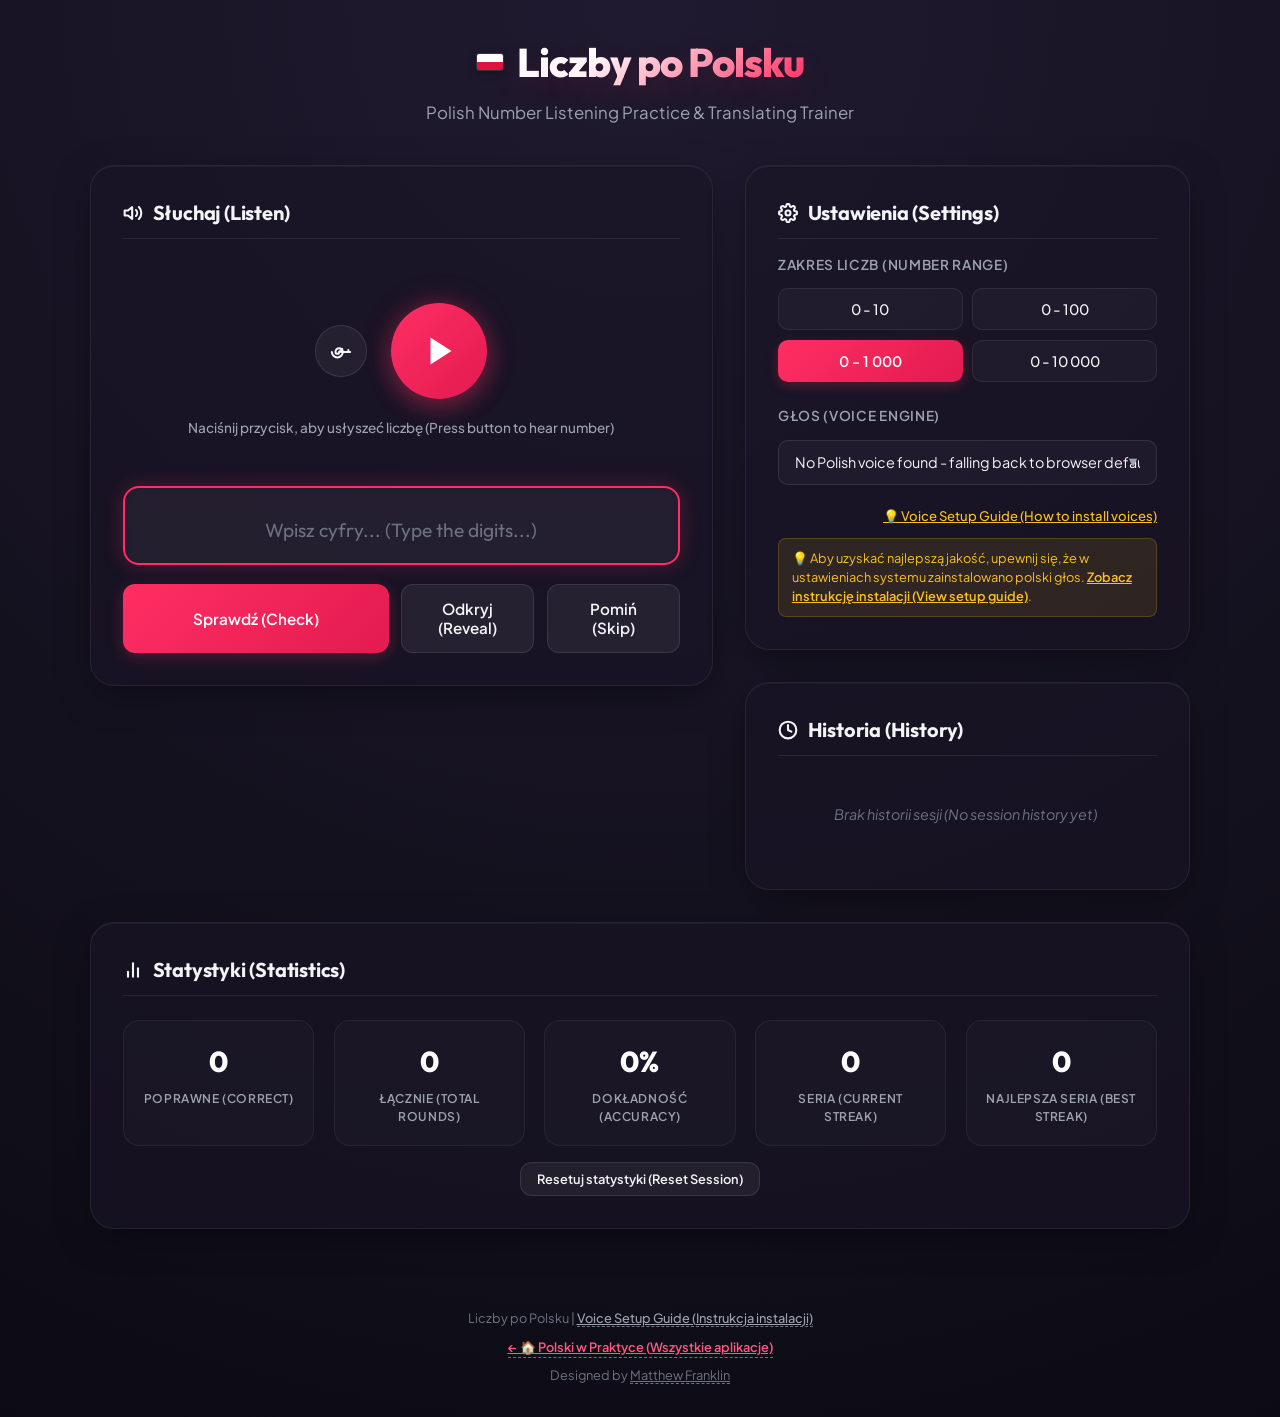
<file: index.html>
<!DOCTYPE html>
<html lang="pl" translate="no">
<head>
  <meta charset="UTF-8">
  <meta name="viewport" content="width=device-width, initial-scale=1.0">
  <meta name="google" content="notranslate">
  <meta name="google-site-verification" content="v5Ync3db5ME_PkkIbZeIAOeTJxsqjsdKLY2sR4P2wmw" />
  <!-- Site verifications -->
  <meta name="msvalidate.01" content="9C61C7104EEFD86EE01BC7C913FAF955" />
  <title>Liczby po Polsku | Polish Number Listening Practice</title>
  <meta name="description" content="Improve your Polish listening skills by practicing spelling and pronunciation of numbers from 0 up to 10,000.">
  <link rel="stylesheet" href="style.css">
  <link rel="icon" type="image/svg+xml" href="favicon.svg">

  <!-- GoatCounter analytics -->
  <script data-goatcounter="https://ippikin.goatcounter.com/count"
          async src="//gc.zgo.at/count.js"></script>

  <!-- Schema.org JSON-LD -->
  <script type="application/ld+json">
  {
    "@context": "https://schema.org",
    "@type": "WebApplication",
    "name": "Liczby po Polsku - Polish Number Practice",
    "url": "https://ippikin.github.io/polish-number-practice/",
    "description": "Improve your Polish listening skills by practicing spelling and pronunciation of numbers from 0 up to 10,000.",
    "applicationCategory": "EducationalApplication",
    "operatingSystem": "All",
    "browserRequirements": "Requires JavaScript and Web Speech API support",
    "author": {
      "@type": "Person",
      "name": "Matthew Franklin",
      "url": "https://www.linkedin.com/in/matthew-franklin-eu-uk/"
    },
    "inLanguage": ["pl", "en"],
    "offers": {
      "@type": "Offer",
      "price": "0",
      "priceCurrency": "USD"
    }
  }
  </script>
</head>
<body>
  <div class="container">
    <header>
      <div class="logo-wrapper">
        <div class="polish-flag-badge">
          <div class="flag-white"></div>
          <div class="flag-red"></div>
        </div>
        <h1>Liczby po Polsku</h1>
      </div>
      <p>Polish Number Listening Practice & Translating Trainer</p>
    </header>

    <main class="app-grid">
      <!-- Left Column: Interactive Practice -->
      <section class="glass-panel practice-card" id="practice-card-section">
        <h2 class="panel-title">
          <svg width="20" height="20" viewBox="0 0 24 24" fill="none" stroke="currentColor" stroke-width="2.5" stroke-linecap="round" stroke-linejoin="round">
            <polygon points="11 5 6 9 2 9 2 15 6 15 11 19 11 5"></polygon>
            <path d="M19.07 4.93a10 10 0 0 1 0 14.14M15.54 8.46a5 5 0 0 1 0 7.07"></path>
          </svg>
          Słuchaj (Listen)
        </h2>

        <div class="audio-section">
          <div class="audio-controls">
            <!-- Slow Speech Button -->
            <button class="play-slow-btn" id="play-slow-btn" title="Graj powoli (Play slow speed - 0.55x)">
              <svg xmlns="http://www.w3.org/2000/svg" width="22" height="22" viewBox="0 0 24 24" fill="none" stroke="currentColor" stroke-width="2.2" stroke-linecap="round" stroke-linejoin="round">
                <path d="M2 13a6 6 0 1 0 12 0 4 4 0 1 0-8 0 2 2 0 1 0 4 0" />
                <path d="m10 13 3.3-3.3" />
                <path d="M12 13h10" />
                <path d="M20 11v2" />
              </svg>
            </button>

            <!-- Main Play Button -->
            <button class="play-main-btn" id="play-btn" title="Graj (Play normal speed - 1.0x)">
              <svg viewBox="0 0 24 24">
                <polygon points="5,3 19,12 5,21"></polygon>
              </svg>
            </button>
          </div>
          <div class="audio-hint">Naciśnij przycisk, aby usłyszeć liczbę (Press button to hear number)</div>
        </div>

        <div class="input-form">
          <div class="input-group">
            <input type="number" id="user-input" class="input-field" placeholder="Wpisz cyfry... (Type the digits...)" min="0" max="10000" autocomplete="off" required>
          </div>
          
          <div class="form-buttons">
            <button class="btn btn-primary" id="check-btn">Sprawdź (Check)</button>
            <button class="btn btn-secondary" id="reveal-btn" title="Odkryj odpowiedź (Reveal spelling and answer)">Odkryj (Reveal)</button>
            <button class="btn btn-secondary" id="skip-btn" title="Pomiń tę liczbę (Skip to next number)">Pomiń (Skip)</button>
          </div>
        </div>

        <!-- Feedback UI -->
        <div class="feedback hidden" id="feedback">
          <div class="feedback-header">
            <h3 id="feedback-title">Dobrze! (Correct!)</h3>
          </div>
          <div class="feedback-details" id="feedback-message">
            Liczba (Number): <strong>0</strong>
          </div>
          <div class="feedback-spelling" id="feedback-spelling">
            Słownie (In words): <span class="polish-spelling-highlight">zero</span>
          </div>
        </div>
      </section>

      <!-- Right Column: Settings & History -->
      <div class="config-card">
        <!-- Settings Panel -->
        <section class="glass-panel">
          <h2 class="panel-title">
            <svg width="20" height="20" viewBox="0 0 24 24" fill="none" stroke="currentColor" stroke-width="2.5" stroke-linecap="round" stroke-linejoin="round">
              <circle cx="12" cy="12" r="3"></circle>
              <path d="M19.4 15a1.65 1.65 0 0 0 .33 1.82l.06.06a2 2 0 1 1-2.83 2.83l-.06-.06a1.65 1.65 0 0 0-1.82-.33 1.65 1.65 0 0 0-1 1.51V21a2 2 0 0 1-4 0v-.09A1.65 1.65 0 0 0 9 19.4a1.65 1.65 0 0 0-1.82.33l-.06.06a2 2 0 1 1-2.83-2.83l.06-.06a1.65 1.65 0 0 0 .33-1.82 1.65 1.65 0 0 0-1.51-1H3a2 2 0 0 1 0-4h.09A1.65 1.65 0 0 0 4.6 9a1.65 1.65 0 0 0-.33-1.82l-.06-.06a2 2 0 1 1 2.83-2.83l.06.06a1.65 1.65 0 0 0 1.82.33H9a1.65 1.65 0 0 0 1-1.51V3a2 2 0 0 1 4 0v.09a1.65 1.65 0 0 0 1 1.51 1.65 1.65 0 0 0 1.82-.33l.06-.06a2 2 0 1 1 2.83 2.83l-.06.06a1.65 1.65 0 0 0-.33 1.82V9a1.65 1.65 0 0 0 1.51 1H21a2 2 0 0 1 0 4h-.09a1.65 1.65 0 0 0-1.51 1z"></path>
            </svg>
            Ustawienia (Settings)
          </h2>

          <div class="section-group" style="margin-bottom: 1.5rem;">
            <label>Zakres Liczb (Number Range)</label>
            <div class="range-presets">
              <button class="range-preset-btn" data-min="0" data-max="10">0 - 10</button>
              <button class="range-preset-btn" data-min="0" data-max="100">0 - 100</button>
              <button class="range-preset-btn active" data-min="0" data-max="1000">0 - 1 000</button>
              <button class="range-preset-btn" data-min="0" data-max="10000">0 - 10 000</button>
            </div>
          </div>

          <div class="section-group">
            <label for="voice-select">Głos (Voice Engine)</label>
            <div class="select-wrapper">
              <select id="voice-select" class="custom-select">
                <option value="">Wyszukiwanie głosów... (Loading voices...)</option>
              </select>
            </div>
            <div style="margin-top: 0.5rem; display: flex; justify-content: flex-end;">
              <a href="instructions.html" style="font-size: 0.82rem; color: #fbbf24; text-decoration: underline; font-weight: 500;">
                💡 Voice Setup Guide (How to install voices)
              </a>
            </div>
            <div class="voice-warning" id="voice-warning">
              💡 Aby uzyskać najlepszą jakość, upewnij się, że w ustawieniach systemu zainstalowano polski głos. <a href="instructions.html" style="color: #fbbf24; text-decoration: underline; font-weight: 600;">Zobacz instrukcję instalacji (View setup guide)</a>.
            </div>
          </div>
        </section>

        <!-- History Panel -->
        <section class="glass-panel history-card">
          <h2 class="panel-title">
            <svg width="20" height="20" viewBox="0 0 24 24" fill="none" stroke="currentColor" stroke-width="2.5" stroke-linecap="round" stroke-linejoin="round">
              <circle cx="12" cy="12" r="10"></circle>
              <polyline points="12 6 12 12 16 14"></polyline>
            </svg>
            Historia (History)
          </h2>
          <ul class="history-list" id="history-list">
            <!-- Populated via Javascript -->
            <li class="history-empty">Brak historii sesji (No session history yet)</li>
          </ul>
        </section>
      </div>

      <!-- Statistics Panel (Full Width Bottom) -->
      <section class="glass-panel stats-container">
        <h2 class="panel-title" style="margin-bottom: 1.5rem;">
          <svg width="20" height="20" viewBox="0 0 24 24" fill="none" stroke="currentColor" stroke-width="2.5" stroke-linecap="round" stroke-linejoin="round">
            <line x1="18" y1="20" x2="18" y2="10"></line>
            <line x1="12" y1="20" x2="12" y2="4"></line>
            <line x1="6" y1="20" x2="6" y2="14"></line>
          </svg>
          Statystyki (Statistics)
        </h2>
        <div class="stats-grid">
          <div class="stat-card">
            <div class="stat-val" id="stats-correct">0</div>
            <div class="stat-label">Poprawne (Correct)</div>
          </div>
          <div class="stat-card">
            <div class="stat-val" id="stats-total">0</div>
            <div class="stat-label">Łącznie (Total Rounds)</div>
          </div>
          <div class="stat-card">
            <div class="stat-val" id="stats-accuracy">0%</div>
            <div class="stat-label">Dokładność (Accuracy)</div>
          </div>
          <div class="stat-card">
            <div class="stat-val" id="stats-streak">0</div>
            <div class="stat-label">Seria (Current Streak)</div>
          </div>
          <div class="stat-card">
            <div class="stat-val" id="stats-max-streak">0</div>
            <div class="stat-label">Najlepsza seria (Best Streak)</div>
          </div>
        </div>
        <div style="display: flex; justify-content: center;">
          <button class="btn btn-secondary reset-stats-btn" id="reset-stats-btn">Resetuj statystyki (Reset Session)</button>
        </div>
      </section>
    </main>

    <footer>
      <p>Liczby po Polsku | <a href="instructions.html" style="color: var(--text-secondary); text-decoration: underline; font-weight: 500;">Voice Setup Guide (Instrukcja instalacji)</a></p>
      <p style="margin-top: 0.6rem;">
        <a href="https://ippikin.github.io/" style="color: var(--accent-red-hover); text-decoration: underline; font-weight: 600; display: inline-flex; align-items: center; gap: 6px;">
          ← 🏠 Polski w Praktyce (Wszystkie aplikacje)
        </a>
      </p>
      <p style="margin-top: 0.5rem;">Designed by <a href="https://www.linkedin.com/in/matthew-franklin-eu-uk/" target="_blank" rel="noopener noreferrer" style="color: inherit; text-decoration: underline;">Matthew Franklin</a></p>
    </footer>
  </div>

  <script src="app.js?v=2"></script>
  <!-- Re-build trigger comment to test automatic deployment -->
</body>
</html>
</file>
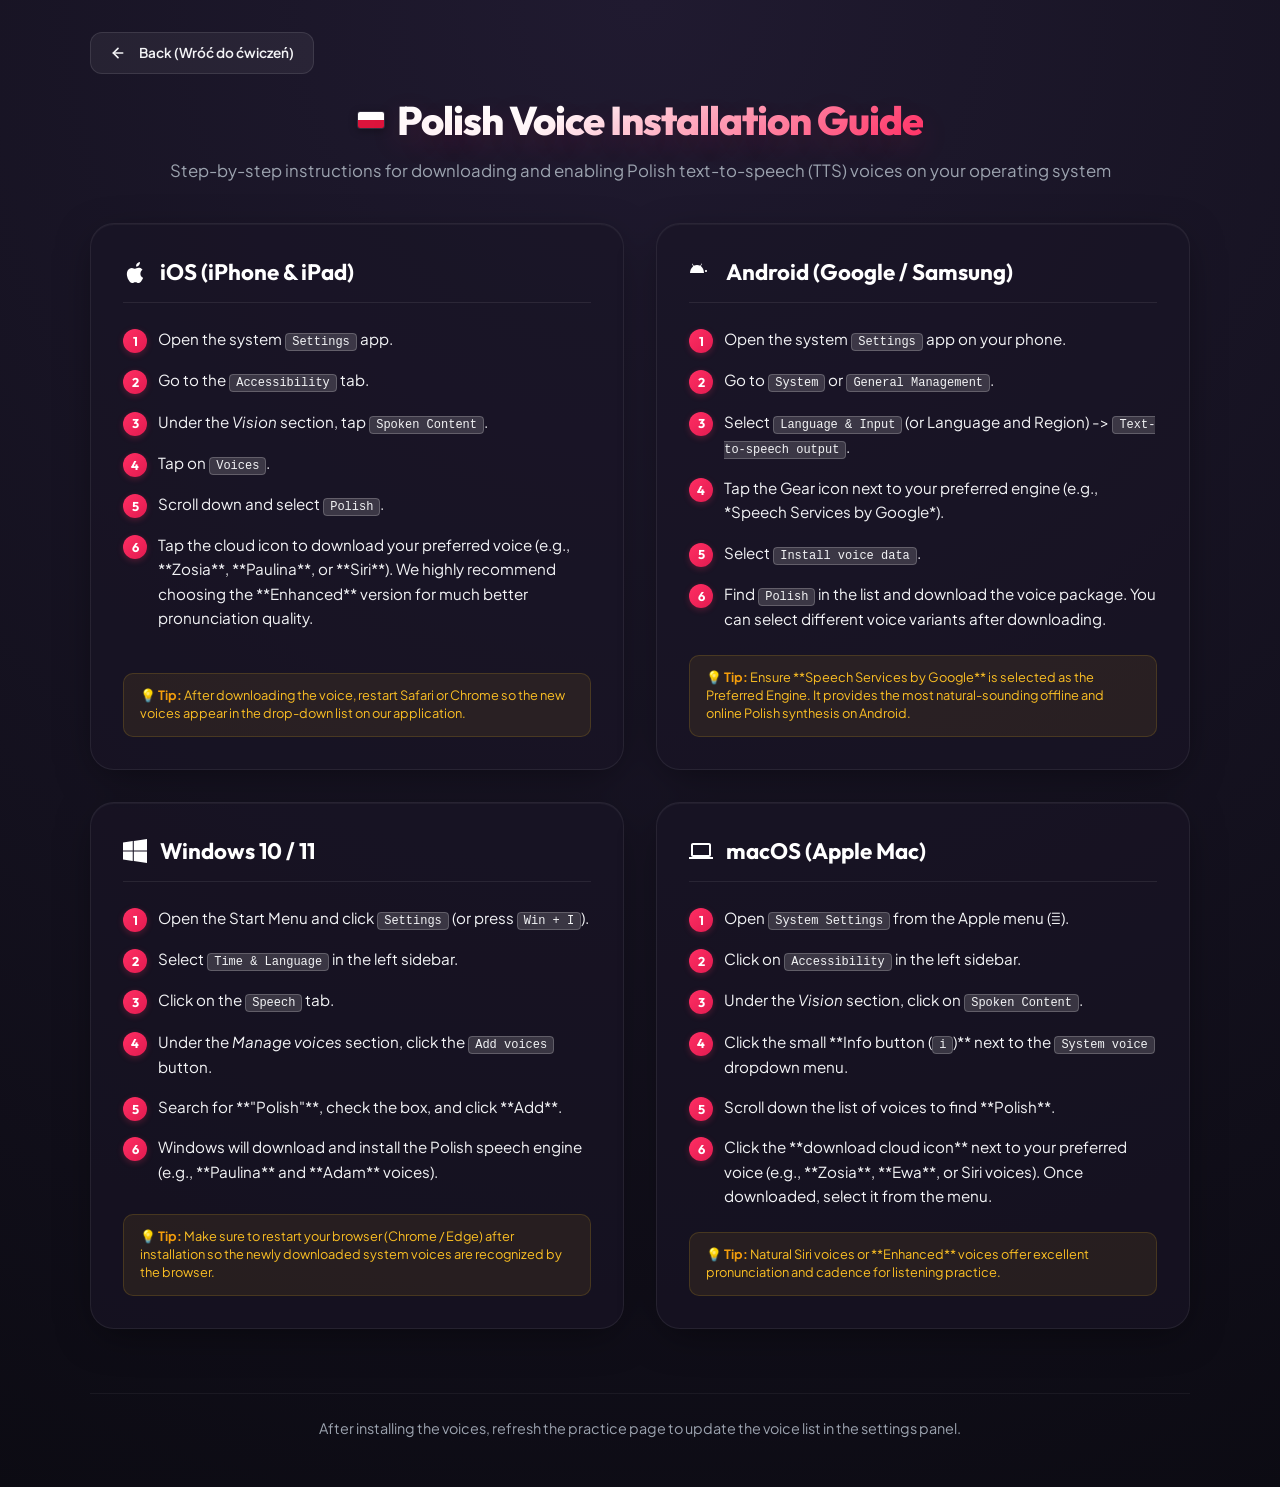
<file: instructions.html>
<!DOCTYPE html>
<html lang="en" translate="no">
<head>
  <meta charset="UTF-8">
  <meta name="viewport" content="width=device-width, initial-scale=1.0">
  <meta name="google" content="notranslate">
  <title>Polish Voice Installation Guide | Liczby po Polsku</title>
  <meta name="description" content="Step-by-step guide on how to download and install Polish text-to-speech (TTS) voices on Android, iOS, Windows, and macOS.">
  <link rel="stylesheet" href="style.css">
  <link rel="icon" type="image/svg+xml" href="favicon.svg">
  <style>
    /* Specific styles for the instructions page */
    .back-btn-container {
      margin-bottom: 1rem;
      animation: fadeInDown 0.8s ease-out;
    }
    
    .instructions-grid {
      display: grid;
      grid-template-columns: repeat(auto-fit, minmax(450px, 1fr));
      gap: 2rem;
      animation: fadeInUp 0.8s ease-out 0.2s both;
    }
    
    @media (max-width: 960px) {
      .instructions-grid {
        grid-template-columns: 1fr;
      }
    }
    
    .os-card {
      display: flex;
      flex-direction: column;
      gap: 1.5rem;
      height: 100%;
    }
    
    .os-header {
      display: flex;
      align-items: center;
      gap: 0.8rem;
      font-size: 1.4rem;
      font-family: var(--font-display);
      font-weight: 700;
      color: #ffffff;
      border-bottom: 1px solid rgba(255, 255, 255, 0.08);
      padding-bottom: 0.8rem;
    }
    
    .os-icon {
      width: 24px;
      height: 24px;
      fill: currentColor;
    }
    
    .steps-list {
      list-style-type: none;
      display: flex;
      flex-direction: column;
      gap: 1rem;
      padding-left: 0;
      flex-grow: 1;
    }
    
    .steps-list li {
      position: relative;
      padding-left: 2.2rem;
      font-size: 0.95rem;
      line-height: 1.6;
      color: var(--text-primary);
    }
    
    .steps-list li::before {
      content: attr(data-step);
      position: absolute;
      left: 0;
      top: 2px;
      width: 24px;
      height: 24px;
      background: linear-gradient(135deg, var(--accent-red) 0%, #e21b50 100%);
      color: #ffffff;
      font-family: var(--font-display);
      font-weight: 700;
      font-size: 0.8rem;
      border-radius: 50%;
      display: flex;
      align-items: center;
      justify-content: center;
      box-shadow: 0 2px 6px var(--accent-red-glow);
    }
    
    .os-tip {
      font-size: 0.8rem;
      color: #fbbf24;
      background: rgba(251, 191, 36, 0.08);
      padding: 0.8rem 1rem;
      border-radius: 10px;
      border: 1px solid rgba(251, 191, 36, 0.15);
      margin-top: auto;
      line-height: 1.4;
    }
    
    .os-tip strong {
      color: #f59e0b;
    }
    
    .instructions-footer {
      text-align: center;
      margin-top: 2rem;
      padding: 1.5rem;
      border-top: 1px solid rgba(255, 255, 255, 0.05);
    }
    
    .instructions-footer p {
      color: var(--text-secondary);
      font-size: 0.9rem;
    }
  </style>

  <!-- GoatCounter analytics -->
  <script data-goatcounter="https://ippikin.goatcounter.com/count"
          async src="//gc.zgo.at/count.js"></script>
</head>
<body>
  <div class="container">
    <header>
      <div class="back-btn-container" style="display: flex; justify-content: flex-start;">
        <a href="index.html" class="btn btn-secondary" style="font-size: 0.85rem; padding: 0.6rem 1.2rem;">
          <svg width="16" height="16" viewBox="0 0 24 24" fill="none" stroke="currentColor" stroke-width="2.5" stroke-linecap="round" stroke-linejoin="round" style="margin-right: 0.3rem;">
            <line x1="19" y1="12" x2="5" y2="12"></line>
            <polyline points="12 19 5 12 12 5"></polyline>
          </svg>
          Back (Wróć do ćwiczeń)
        </a>
      </div>
      
      <div class="logo-wrapper">
        <div class="polish-flag-badge">
          <div class="flag-white"></div>
          <div class="flag-red"></div>
        </div>
        <h1>Polish Voice Installation Guide</h1>
      </div>
      <p>Step-by-step instructions for downloading and enabling Polish text-to-speech (TTS) voices on your operating system</p>
    </header>

    <main class="instructions-grid">
      <!-- iOS Section -->
      <section class="glass-panel os-card">
        <h2 class="os-header">
          <!-- Apple Icon -->
          <svg class="os-icon" viewBox="0 0 24 24">
            <path fill="currentColor" d="M18.71 19.5C17.88 20.74 17 21.95 15.66 21.97C14.32 22 13.89 21.18 12.37 21.18C10.84 21.18 10.37 21.95 9.1 22C7.79 22.05 6.8 20.68 5.96 19.47C4.25 17 2.94 12.45 4.7 9.39C5.57 7.87 7.13 6.91 8.82 6.88C10.1 6.86 11.32 7.75 12.11 7.75C12.89 7.75 14.37 6.68 15.92 6.84C16.57 6.87 18.39 7.1 19.56 8.82C19.47 8.88 17.39 10.1 17.41 12.63C17.44 15.65 20.06 16.66 20.1 16.67C20.08 16.74 19.67 18.11 18.71 19.5M15.97 4.17C16.63 3.37 17.07 2.28 16.95 1C15.96 1.04 14.76 1.66 14.05 2.5C13.45 3.19 12.92 4.3 13.08 5.56C14.18 5.65 15.3 4.98 15.97 4.17Z"/>
          </svg>
          iOS (iPhone & iPad)
        </h2>
        
        <ul class="steps-list">
          <li data-step="1">Open the system <span class="kbd">Settings</span> app.</li>
          <li data-step="2">Go to the <span class="kbd">Accessibility</span> tab.</li>
          <li data-step="3">Under the <i>Vision</i> section, tap <span class="kbd">Spoken Content</span>.</li>
          <li data-step="4">Tap on <span class="kbd">Voices</span>.</li>
          <li data-step="5">Scroll down and select <span class="kbd">Polish</span>.</li>
          <li data-step="6">Tap the cloud icon to download your preferred voice (e.g., **Zosia**, **Paulina**, or **Siri**). We highly recommend choosing the **Enhanced** version for much better pronunciation quality.</li>
        </ul>
        
        <div class="os-tip">
          💡 <strong>Tip:</strong> After downloading the voice, restart Safari or Chrome so the new voices appear in the drop-down list on our application.
        </div>
      </section>

      <!-- Android Section -->
      <section class="glass-panel os-card">
        <h2 class="os-header">
          <!-- Android Icon -->
          <svg class="os-icon" viewBox="0 0 24 24">
            <path fill="currentColor" d="M7 11c.55 0 1-.45 1-1s-.45-1-1-1-1 .45-1 1 .45 1 1 1zm10 0c.55 0 1-.45 1-1s-.45-1-1-1-1 .45-1 1 .45 1 1 1zm-5.17-5.91l1.17-2.03c.09-.15.04-.34-.1-.43-.15-.09-.34-.04-.43.1l-1.19 2.06C10.23 4.3 9.17 4 8 4s-2.23.3-3.28.84L3.53 2.78c-.09-.15-.28-.2-.43-.1-.15.09-.2.28-.1.43l1.17 2.03C2.17 6.82 1 9.27 1 12h14c0-2.73-1.17-5.18-3.17-6.91z"/>
          </svg>
          Android (Google / Samsung)
        </h2>
        
        <ul class="steps-list">
          <li data-step="1">Open the system <span class="kbd">Settings</span> app on your phone.</li>
          <li data-step="2">Go to <span class="kbd">System</span> or <span class="kbd">General Management</span>.</li>
          <li data-step="3">Select <span class="kbd">Language & Input</span> (or Language and Region) -> <span class="kbd">Text-to-speech output</span>.</li>
          <li data-step="4">Tap the Gear icon next to your preferred engine (e.g., *Speech Services by Google*).</li>
          <li data-step="5">Select <span class="kbd">Install voice data</span>.</li>
          <li data-step="6">Find <span class="kbd">Polish</span> in the list and download the voice package. You can select different voice variants after downloading.</li>
        </ul>
        
        <div class="os-tip">
          💡 <strong>Tip:</strong> Ensure **Speech Services by Google** is selected as the Preferred Engine. It provides the most natural-sounding offline and online Polish synthesis on Android.
        </div>
      </section>

      <!-- Windows Section -->
      <section class="glass-panel os-card">
        <h2 class="os-header">
          <!-- Windows Icon -->
          <svg class="os-icon" viewBox="0 0 24 24">
            <path fill="currentColor" d="M0 3.449L9.75 2.1v9.45H0V3.449zM0 12.45h9.75v9.45L0 20.551v-8.1zM10.8 1.95L24 0v11.55H10.8V1.95zM10.8 12.45H24v11.55l-13.2-1.95v-9.6z"/>
          </svg>
          Windows 10 / 11
        </h2>
        
        <ul class="steps-list">
          <li data-step="1">Open the Start Menu and click <span class="kbd">Settings</span> (or press <span class="kbd">Win + I</span>).</li>
          <li data-step="2">Select <span class="kbd">Time & Language</span> in the left sidebar.</li>
          <li data-step="3">Click on the <span class="kbd">Speech</span> tab.</li>
          <li data-step="4">Under the <i>Manage voices</i> section, click the <span class="kbd">Add voices</span> button.</li>
          <li data-step="5">Search for **"Polish"**, check the box, and click **Add**.</li>
          <li data-step="6">Windows will download and install the Polish speech engine (e.g., **Paulina** and **Adam** voices).</li>
        </ul>
        
        <div class="os-tip">
          💡 <strong>Tip:</strong> Make sure to restart your browser (Chrome / Edge) after installation so the newly downloaded system voices are recognized by the browser.
        </div>
      </section>

      <!-- macOS Section -->
      <section class="glass-panel os-card">
        <h2 class="os-header">
          <!-- macOS Icon -->
          <svg class="os-icon" viewBox="0 0 24 24">
            <path fill="currentColor" d="M20 18c1.1 0 2-.9 2-2V6c0-1.1-.9-2-2-2H4c-1.1 0-2 .9-2 2v10c0 1.1.9 2 2 2H0v2h24v-2h-4zM4 6h16v10H4V6z"/>
          </svg>
          macOS (Apple Mac)
        </h2>
        
        <ul class="steps-list">
          <li data-step="1">Open <span class="kbd">System Settings</span> from the Apple menu ().</li>
          <li data-step="2">Click on <span class="kbd">Accessibility</span> in the left sidebar.</li>
          <li data-step="3">Under the <i>Vision</i> section, click on <span class="kbd">Spoken Content</span>.</li>
          <li data-step="4">Click the small **Info button (<span class="kbd">i</span>)** next to the <span class="kbd">System voice</span> dropdown menu.</li>
          <li data-step="5">Scroll down the list of voices to find **Polish**.</li>
          <li data-step="6">Click the **download cloud icon** next to your preferred voice (e.g., **Zosia**, **Ewa**, or Siri voices). Once downloaded, select it from the menu.</li>
        </ul>
        
        <div class="os-tip">
          💡 <strong>Tip:</strong> Natural Siri voices or **Enhanced** voices offer excellent pronunciation and cadence for listening practice.
        </div>
      </section>
    </main>

    <div class="instructions-footer">
      <p>After installing the voices, refresh the practice page to update the voice list in the settings panel.</p>
    </div>
  </div>
</body>
</html>
</file>
<file: style.css>
/* 
   Polish Number Listening Practice - Styling
   Dark Glassmorphism Theme with Polish Flag Crimson/White Accents
*/

@import url('https://fonts.googleapis.com/css2?family=Outfit:wght@300;400;500;600;700;800&family=Plus+Jakarta+Sans:wght@300;400;500;600;700&display=swap');

:root {
  --bg-gradient: radial-gradient(circle at 50% 0%, #201a30 0%, #0c0b13 100%);
  --panel-bg: rgba(25, 21, 38, 0.65);
  --panel-border: rgba(255, 255, 255, 0.07);
  --panel-glow: 0 10px 40px -10px rgba(0, 0, 0, 0.5);
  
  --accent-red: #ff2e63;
  --accent-red-glow: rgba(255, 46, 99, 0.25);
  --accent-red-hover: #ff5782;
  
  --accent-white: #ffffff;
  --accent-white-glow: rgba(255, 255, 255, 0.15);
  
  --text-primary: #f3f4f6;
  --text-secondary: #9ca3af;
  --text-muted: #6b7280;
  
  --color-success: #10b981;
  --color-success-glow: rgba(16, 185, 129, 0.15);
  --color-danger: #ef4444;
  --color-danger-glow: rgba(239, 68, 68, 0.15);
  
  --font-display: 'Outfit', sans-serif;
  --font-sans: 'Plus Jakarta Sans', sans-serif;
  
  --transition-smooth: all 0.3s cubic-bezier(0.4, 0, 0.2, 1);
  --transition-bounce: all 0.4s cubic-bezier(0.175, 0.885, 0.32, 1.275);
}

* {
  box-sizing: border-box;
  margin: 0;
  padding: 0;
}

body {
  font-family: var(--font-sans);
  background: var(--bg-gradient);
  color: var(--text-primary);
  min-height: 100vh;
  display: flex;
  flex-direction: column;
  align-items: center;
  padding: 2rem 1rem;
  overflow-x: hidden;
  line-height: 1.5;
}

.container {
  width: 100%;
  max-width: 1100px;
  margin: 0 auto;
  display: flex;
  flex-direction: column;
  gap: 2rem;
}

/* Header Styling */
header {
  text-align: center;
  margin-bottom: 0.5rem;
  animation: fadeInDown 0.8s ease-out;
}

.logo-wrapper {
  display: flex;
  align-items: center;
  justify-content: center;
  gap: 0.8rem;
  margin-bottom: 0.5rem;
}

.polish-flag-badge {
  display: inline-flex;
  flex-direction: column;
  width: 28px;
  height: 18px;
  border-radius: 3px;
  overflow: hidden;
  box-shadow: 0 2px 8px rgba(0, 0, 0, 0.3);
  border: 1px solid rgba(255, 255, 255, 0.1);
}

.flag-white {
  background: #ffffff;
  flex: 1;
}

.flag-red {
  background: #dc143c;
  flex: 1;
}

h1 {
  font-family: var(--font-display);
  font-weight: 800;
  font-size: 2.5rem;
  letter-spacing: -0.025em;
  background: linear-gradient(135deg, var(--accent-white) 30%, var(--accent-red) 100%);
  -webkit-background-clip: text;
  -webkit-text-fill-color: transparent;
  text-shadow: 0 10px 30px rgba(255, 46, 99, 0.15);
}

header p {
  color: var(--text-secondary);
  font-size: 1.05rem;
  font-weight: 400;
}

/* Main Grid Layout */
.app-grid {
  display: grid;
  grid-template-columns: 1.4fr 1fr;
  gap: 2rem;
  align-items: start;
  animation: fadeInUp 0.8s ease-out 0.2s both;
}

@media (max-width: 900px) {
  .app-grid {
    grid-template-columns: 1fr;
  }
}

/* Glassmorphic Panel Base */
.glass-panel {
  background: var(--panel-bg);
  backdrop-filter: blur(16px);
  -webkit-backdrop-filter: blur(16px);
  border: 1px solid var(--panel-border);
  border-radius: 24px;
  padding: 2rem;
  box-shadow: var(--panel-glow), inset 0 1px 1px rgba(255, 255, 255, 0.05);
  transition: var(--transition-smooth);
}

.glass-panel:hover {
  border-color: rgba(255, 255, 255, 0.12);
  box-shadow: 0 15px 50px -10px rgba(0, 0, 0, 0.6), 0 0 30px rgba(255, 46, 99, 0.03);
}

/* Main Practice Card */
.practice-card {
  display: flex;
  flex-direction: column;
  gap: 2rem;
  position: relative;
  overflow: hidden;
}

/* Audio Player Section */
.audio-section {
  display: flex;
  flex-direction: column;
  align-items: center;
  gap: 1.2rem;
  padding: 1rem 0;
}

.audio-controls {
  display: flex;
  gap: 1.5rem;
  align-items: center;
}

.play-main-btn {
  width: 96px;
  height: 96px;
  border-radius: 50%;
  background: linear-gradient(135deg, var(--accent-red) 0%, #e21b50 100%);
  border: none;
  cursor: pointer;
  display: flex;
  align-items: center;
  justify-content: center;
  box-shadow: 0 0 30px var(--accent-red-glow), 0 8px 24px rgba(255, 46, 99, 0.3);
  transition: var(--transition-bounce);
  outline: none;
  position: relative;
}

.play-main-btn::after {
  content: '';
  position: absolute;
  top: -6px;
  left: -6px;
  right: -6px;
  bottom: -6px;
  border-radius: 50%;
  border: 2px solid var(--accent-red);
  opacity: 0;
  transition: var(--transition-smooth);
}

.play-main-btn:hover {
  transform: scale(1.08);
  box-shadow: 0 0 45px rgba(255, 46, 99, 0.5), 0 10px 28px rgba(255, 46, 99, 0.4);
}

.play-main-btn:hover::after {
  opacity: 0.4;
  transform: scale(1.05);
}

.play-main-btn:active {
  transform: scale(0.95);
}

.play-main-btn svg {
  width: 36px;
  height: 36px;
  fill: #ffffff;
  margin-left: 4px; /* offset play icon visually */
  transition: var(--transition-smooth);
}

.play-main-btn.playing {
  animation: pulse 1.2s infinite;
  background: linear-gradient(135deg, #10b981 0%, #059669 100%);
  box-shadow: 0 0 30px rgba(16, 185, 129, 0.4);
}

.play-main-btn.playing svg {
  margin-left: 0;
  transform: scale(1.1);
}

.play-slow-btn {
  background: rgba(255, 255, 255, 0.05);
  border: 1px solid rgba(255, 255, 255, 0.1);
  color: var(--text-primary);
  width: 52px;
  height: 52px;
  border-radius: 50%;
  cursor: pointer;
  display: flex;
  align-items: center;
  justify-content: center;
  transition: var(--transition-smooth);
}

.play-slow-btn:hover {
  background: rgba(255, 255, 255, 0.12);
  border-color: rgba(255, 255, 255, 0.2);
  transform: scale(1.05);
}

.play-slow-btn.playing {
  background: var(--color-success-glow);
  color: var(--color-success);
  border-color: var(--color-success);
}

.audio-hint {
  font-size: 0.85rem;
  color: var(--text-secondary);
  font-weight: 500;
  display: flex;
  align-items: center;
  gap: 0.4rem;
}

/* Practice Input Form */
.input-form {
  display: flex;
  flex-direction: column;
  gap: 1.2rem;
  width: 100%;
}

.input-group {
  position: relative;
  display: flex;
  align-items: center;
  border-radius: 16px;
  background: rgba(255, 255, 255, 0.03);
  border: 2px solid rgba(255, 255, 255, 0.08);
  transition: var(--transition-smooth);
  box-shadow: inset 0 2px 4px rgba(0, 0, 0, 0.2);
}

.input-group:focus-within {
  border-color: var(--accent-red);
  box-shadow: 0 0 20px var(--accent-red-glow), inset 0 2px 4px rgba(0, 0, 0, 0.1);
  background: rgba(255, 255, 255, 0.05);
}

.input-field {
  width: 100%;
  background: transparent;
  border: none;
  outline: none;
  color: #ffffff;
  font-family: var(--font-display);
  font-size: 1.8rem;
  font-weight: 700;
  padding: 1.2rem 1.5rem;
  text-align: center;
  letter-spacing: 0.05em;
}

.input-field::placeholder {
  color: var(--text-muted);
  font-size: 1.2rem;
  font-weight: 400;
  letter-spacing: 0;
}

/* Chrome/Safari spin button removal */
.input-field::-webkit-outer-spin-button,
.input-field::-webkit-inner-spin-button {
  -webkit-appearance: none;
  margin: 0;
}

/* Firefox spin button removal */
.input-field[type=number] {
  -moz-appearance: textfield;
}

.form-buttons {
  display: grid;
  grid-template-columns: 2fr 1fr 1fr;
  gap: 0.8rem;
}

@media (max-width: 500px) {
  .form-buttons {
    grid-template-columns: 1fr;
  }
}

/* Buttons Base */
.btn {
  font-family: var(--font-sans);
  font-weight: 600;
  font-size: 0.95rem;
  padding: 0.9rem 1.5rem;
  border-radius: 12px;
  cursor: pointer;
  transition: var(--transition-smooth);
  display: inline-flex;
  align-items: center;
  justify-content: center;
  gap: 0.5rem;
  outline: none;
  text-decoration: none;
}

.btn-primary {
  background: linear-gradient(135deg, var(--accent-red) 0%, #e21b50 100%);
  color: #ffffff;
  border: none;
  box-shadow: 0 4px 15px var(--accent-red-glow);
}

.btn-primary:hover:not(:disabled) {
  transform: translateY(-2px);
  box-shadow: 0 6px 20px rgba(255, 46, 99, 0.4);
  background: linear-gradient(135deg, var(--accent-red-hover) 0%, var(--accent-red) 100%);
}

.btn-primary:active:not(:disabled) {
  transform: translateY(0);
}

.btn-secondary {
  background: rgba(255, 255, 255, 0.06);
  color: var(--text-primary);
  border: 1px solid rgba(255, 255, 255, 0.1);
}

.btn-secondary:hover:not(:disabled) {
  background: rgba(255, 255, 255, 0.12);
  border-color: rgba(255, 255, 255, 0.2);
}

.btn:disabled {
  opacity: 0.5;
  cursor: not-allowed;
  transform: none !important;
  box-shadow: none !important;
}

.kbd {
  background: rgba(255, 255, 255, 0.15);
  border-radius: 4px;
  padding: 1px 6px;
  font-size: 0.75rem;
  font-family: monospace;
  border: 1px solid rgba(255, 255, 255, 0.2);
}

/* Feedback Element styling */
.feedback {
  border-radius: 16px;
  padding: 1.5rem;
  display: flex;
  flex-direction: column;
  gap: 0.8rem;
  animation: slideInUp 0.4s cubic-bezier(0.175, 0.885, 0.32, 1.275);
  border-left: 4px solid transparent;
}

.feedback.hidden {
  display: none !important;
}

.feedback.correct {
  background: var(--color-success-glow);
  border-color: var(--color-success);
  box-shadow: 0 0 25px rgba(16, 185, 129, 0.05);
}

.feedback.incorrect {
  background: var(--color-danger-glow);
  border-color: var(--color-danger);
  box-shadow: 0 0 25px rgba(239, 68, 68, 0.05);
}

.feedback-header {
  display: flex;
  justify-content: space-between;
  align-items: center;
}

.feedback h3 {
  font-family: var(--font-display);
  font-size: 1.25rem;
  font-weight: 700;
}

.feedback.correct h3 {
  color: var(--color-success);
}

.feedback.incorrect h3 {
  color: var(--color-danger);
}

.feedback-details {
  font-size: 1.1rem;
}

.feedback-spelling {
  font-size: 1rem;
  background: rgba(0, 0, 0, 0.2);
  padding: 0.75rem 1rem;
  border-radius: 10px;
  border: 1px solid rgba(255, 255, 255, 0.05);
}

.polish-spelling-highlight {
  font-weight: 700;
  color: var(--accent-red-hover);
  letter-spacing: 0.02em;
}

.next-round-btn {
  margin-top: 0.5rem;
  animation: pulseButton 2s infinite;
}

/* Side/Configuration Card */
.config-card {
  display: flex;
  flex-direction: column;
  gap: 2rem;
}

.panel-title {
  font-family: var(--font-display);
  font-weight: 700;
  font-size: 1.25rem;
  letter-spacing: -0.01em;
  margin-bottom: 1rem;
  display: flex;
  align-items: center;
  gap: 0.6rem;
  border-bottom: 1px solid rgba(255, 255, 255, 0.08);
  padding-bottom: 0.6rem;
}

.section-group {
  display: flex;
  flex-direction: column;
  gap: 0.8rem;
}

.section-group label {
  font-size: 0.85rem;
  font-weight: 600;
  text-transform: uppercase;
  letter-spacing: 0.05em;
  color: var(--text-secondary);
}

/* Range presets grid */
.range-presets {
  display: grid;
  grid-template-columns: repeat(2, 1fr);
  gap: 0.6rem;
}

.range-preset-btn {
  background: rgba(255, 255, 255, 0.03);
  border: 1px solid rgba(255, 255, 255, 0.08);
  color: var(--text-primary);
  font-family: var(--font-sans);
  font-weight: 500;
  font-size: 0.9rem;
  padding: 0.7rem;
  border-radius: 10px;
  cursor: pointer;
  transition: var(--transition-smooth);
}

.range-preset-btn:hover {
  background: rgba(255, 255, 255, 0.08);
  border-color: rgba(255, 255, 255, 0.15);
}

.range-preset-btn.active {
  background: linear-gradient(135deg, var(--accent-red) 0%, #e21b50 100%);
  border: none;
  box-shadow: 0 4px 12px var(--accent-red-glow);
  color: #ffffff;
  font-weight: 600;
}



/* Custom Dropdown select */
.select-wrapper {
  position: relative;
}

.custom-select {
  width: 100%;
  background: rgba(255, 255, 255, 0.03);
  border: 1px solid rgba(255, 255, 255, 0.1);
  color: var(--text-primary);
  border-radius: 10px;
  padding: 0.8rem 1rem;
  font-family: var(--font-sans);
  font-size: 0.9rem;
  outline: none;
  cursor: pointer;
  appearance: none;
  -webkit-appearance: none;
  transition: var(--transition-smooth);
}

.custom-select:focus {
  border-color: var(--accent-red);
  background: rgba(255, 255, 255, 0.06);
}

.select-wrapper::after {
  content: '▼';
  font-size: 0.7rem;
  position: absolute;
  right: 1.2rem;
  top: 50%;
  transform: translateY(-50%);
  color: var(--text-secondary);
  pointer-events: none;
}

.voice-warning {
  font-size: 0.8rem;
  color: #fbbf24;
  background: rgba(251, 191, 36, 0.1);
  padding: 0.6rem 0.8rem;
  border-radius: 8px;
  border: 1px solid rgba(251, 191, 36, 0.2);
  display: none;
}

/* Statistics Grid */
.stats-container {
  grid-column: 1 / -1;
}

.stats-grid {
  display: grid;
  grid-template-columns: repeat(auto-fit, minmax(160px, 1fr));
  gap: 1.2rem;
}

.stat-card {
  background: rgba(255, 255, 255, 0.02);
  border: 1px solid rgba(255, 255, 255, 0.06);
  border-radius: 16px;
  padding: 1.2rem;
  text-align: center;
  display: flex;
  flex-direction: column;
  gap: 0.4rem;
  transition: var(--transition-smooth);
}

.stat-card:hover {
  background: rgba(255, 255, 255, 0.04);
  border-color: rgba(255, 255, 255, 0.1);
  transform: translateY(-2px);
}

.stat-val {
  font-family: var(--font-display);
  font-size: 1.8rem;
  font-weight: 800;
  color: #ffffff;
}

.stat-label {
  font-size: 0.75rem;
  font-weight: 600;
  text-transform: uppercase;
  color: var(--text-secondary);
  letter-spacing: 0.05em;
}

.reset-stats-btn {
  margin-top: 1rem;
  align-self: center;
  font-size: 0.8rem;
  padding: 0.5rem 1rem;
}

/* History Card */
.history-card {
  display: flex;
  flex-direction: column;
  max-height: 480px;
}

.history-list {
  list-style: none;
  overflow-y: auto;
  padding-right: 0.3rem;
  display: flex;
  flex-direction: column;
  gap: 0.8rem;
  flex: 1;
}

/* Custom Scrollbar for history */
.history-list::-webkit-scrollbar {
  width: 6px;
}

.history-list::-webkit-scrollbar-track {
  background: rgba(0, 0, 0, 0.1);
  border-radius: 3px;
}

.history-list::-webkit-scrollbar-thumb {
  background: rgba(255, 255, 255, 0.1);
  border-radius: 3px;
}

.history-list::-webkit-scrollbar-thumb:hover {
  background: rgba(255, 255, 255, 0.2);
}

.history-empty {
  color: var(--text-muted);
  text-align: center;
  font-size: 0.9rem;
  padding: 2rem 0;
  font-style: italic;
}

.history-item {
  background: rgba(255, 255, 255, 0.02);
  border: 1px solid rgba(255, 255, 255, 0.05);
  border-radius: 12px;
  padding: 0.8rem 1rem;
  display: flex;
  flex-direction: column;
  gap: 0.4rem;
  transition: var(--transition-smooth);
}

.history-item:hover {
  background: rgba(255, 255, 255, 0.04);
}

.history-item.history-correct {
  border-left: 3px solid var(--color-success);
}

.history-item.history-incorrect {
  border-left: 3px solid var(--color-danger);
}

.history-header {
  display: flex;
  align-items: center;
  gap: 0.6rem;
  font-size: 0.9rem;
}

.history-badge {
  display: inline-flex;
  align-items: center;
  justify-content: center;
  width: 18px;
  height: 18px;
  border-radius: 50%;
  font-size: 0.7rem;
  font-weight: 700;
}

.badge-correct {
  background: rgba(16, 185, 129, 0.2);
  color: var(--color-success);
}

.badge-incorrect {
  background: rgba(239, 68, 68, 0.2);
  color: var(--color-danger);
}

.history-number {
  font-family: var(--font-display);
  font-weight: 700;
  font-size: 1.05rem;
}

.history-guess {
  color: var(--text-secondary);
  font-size: 0.8rem;
  margin-right: auto;
}

.history-replay-btn {
  background: transparent;
  border: none;
  cursor: pointer;
  color: var(--text-secondary);
  font-size: 0.9rem;
  padding: 2px;
  border-radius: 4px;
  transition: var(--transition-smooth);
}

.history-replay-btn:hover {
  color: var(--text-primary);
  background: rgba(255, 255, 255, 0.08);
  transform: scale(1.1);
}

.history-spelling {
  font-size: 0.8rem;
  color: var(--text-secondary);
  white-space: nowrap;
  overflow: hidden;
  text-overflow: ellipsis;
  padding-left: 1.5rem;
  font-style: italic;
}

/* Footer Styling */
footer {
  text-align: center;
  margin-top: 3rem;
  font-size: 0.8rem;
  color: var(--text-muted);
}

footer a {
  color: var(--text-secondary);
  text-decoration: none;
  border-bottom: 1px dashed var(--text-muted);
  transition: var(--transition-smooth);
}

footer a:hover {
  color: var(--accent-red-hover);
  border-color: var(--accent-red-hover);
}

/* Animations */
@keyframes fadeInDown {
  from {
    opacity: 0;
    transform: translateY(-20px);
  }
  to {
    opacity: 1;
    transform: translateY(0);
  }
}

@keyframes fadeInUp {
  from {
    opacity: 0;
    transform: translateY(20px);
  }
  to {
    opacity: 1;
    transform: translateY(0);
  }
}

@keyframes slideInUp {
  from {
    opacity: 0;
    transform: translateY(15px);
  }
  to {
    opacity: 1;
    transform: translateY(0);
  }
}

@keyframes pulse {
  0% {
    box-shadow: 0 0 0 0 rgba(16, 185, 129, 0.4);
  }
  70% {
    box-shadow: 0 0 0 15px rgba(16, 185, 129, 0);
  }
  100% {
    box-shadow: 0 0 0 0 rgba(16, 185, 129, 0);
  }
}

@keyframes pulseButton {
  0% {
    transform: scale(1);
  }
  50% {
    transform: scale(1.02);
    box-shadow: 0 6px 22px rgba(255, 46, 99, 0.5);
  }
  100% {
    transform: scale(1);
  }
}
</file>
